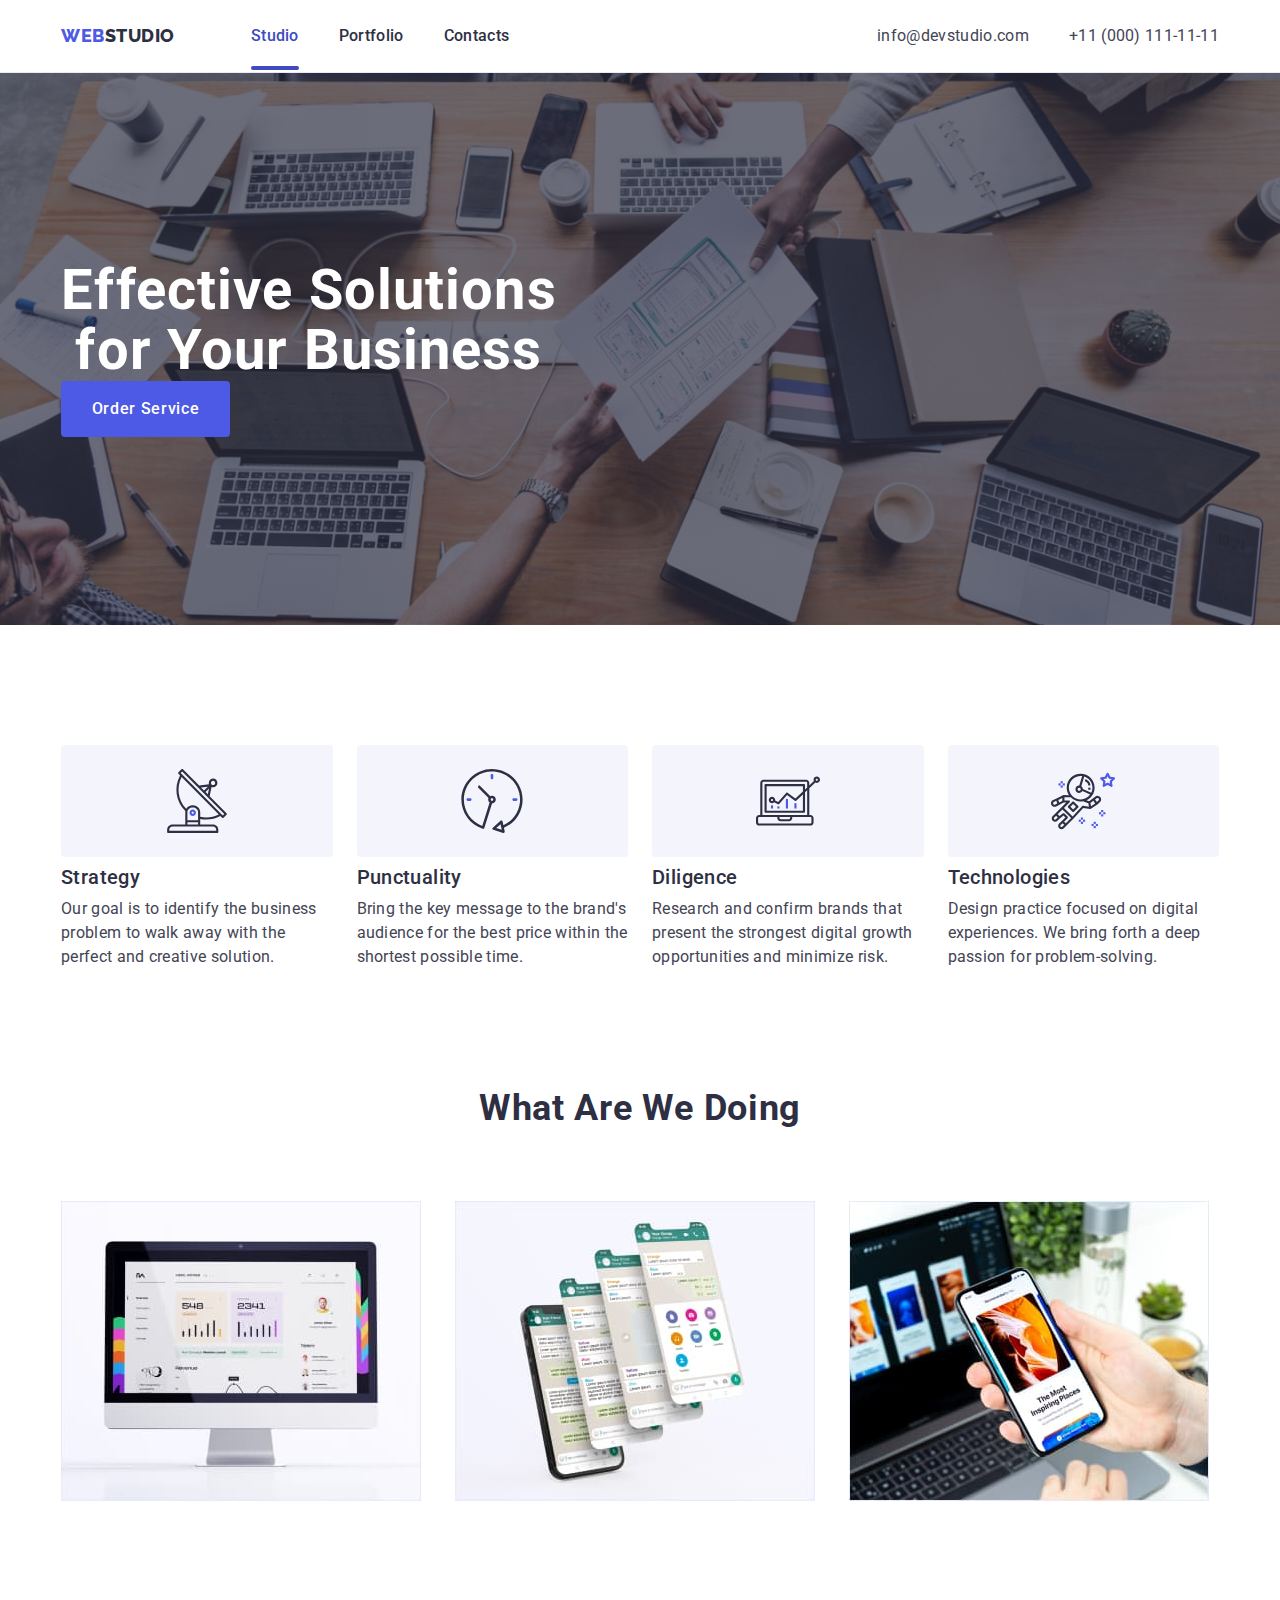
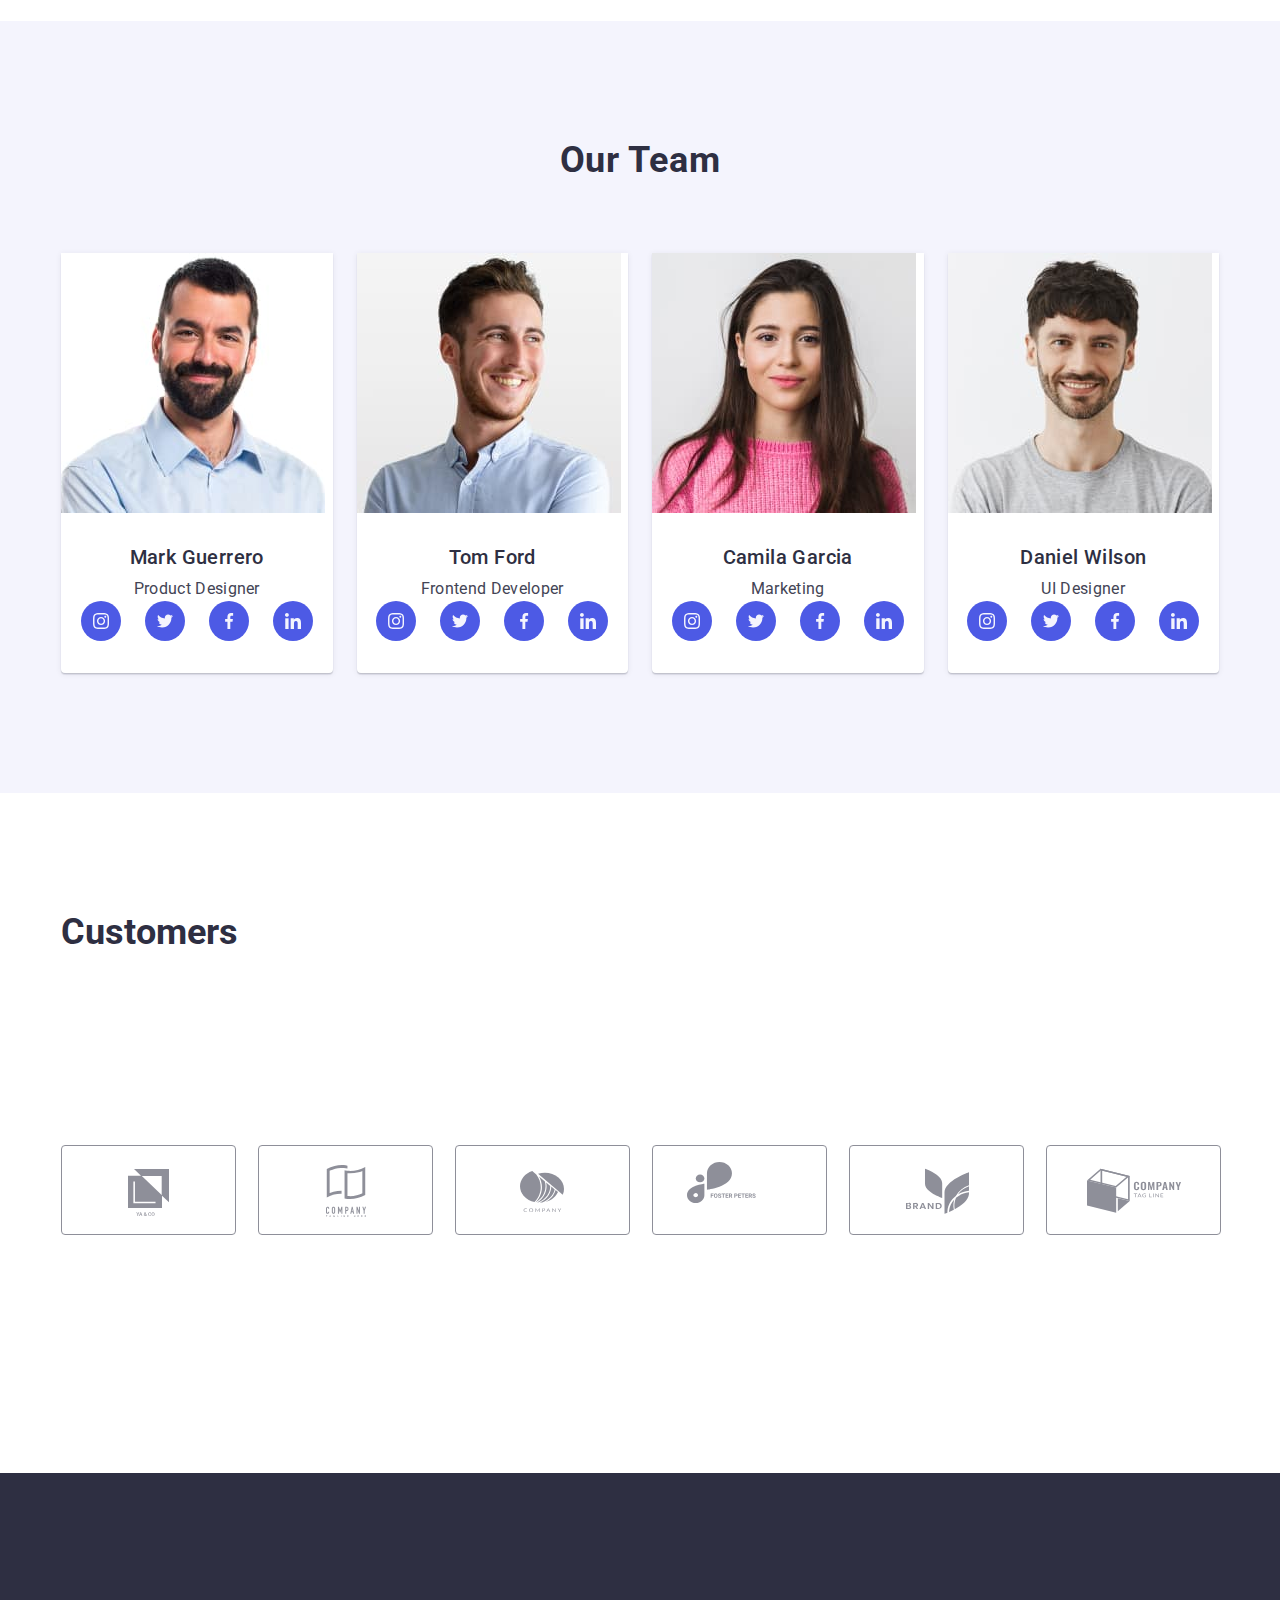
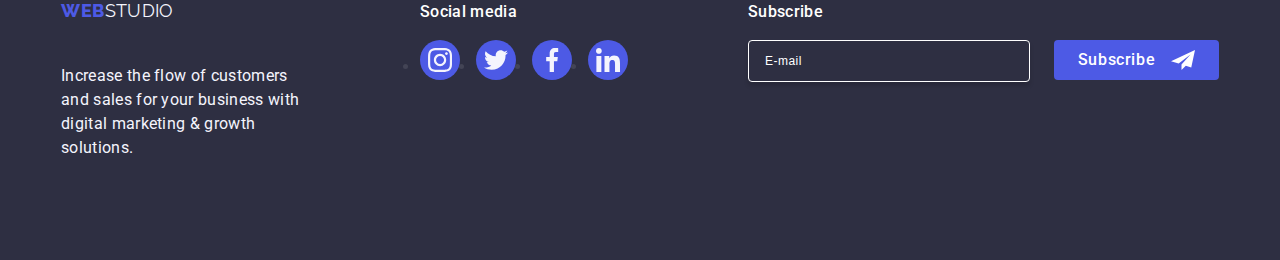
<file: index.html>
<!DOCTYPE html>
<html lang="en">
  <head>
    <meta charset="UTF-8" />
    <meta name="viewport" content="width=device-width, initial-scale=1.0" />

    <!-- Page Title -->
    <title>Studio</title>

    <!-- Google Fonts -->
    <link rel="preconnect" href="https://fonts.googleapis.com" />
    <link rel="preconnect" href="https://fonts.gstatic.com" crossorigin />
    <link
      href="https://fonts.googleapis.com/css2?family=Raleway:wght@800&family=Roboto:wght@400;500;700;900&display=swap"
      rel="stylesheet"
    />

    <!-- Style Normalization -->
    <link
      rel="stylesheet"
      href="https://cdnjs.cloudflare.com/ajax/libs/modern-normalize/2.0.0/modern-normalize.min.css"
      integrity="sha512-4xo8blKMVCiXpTaLzQSLSw3KFOVPWhm/TRtuPVc4WG6kUgjH6J03IBuG7JZPkcWMxJ5huwaBpOpnwYElP/m6wg=="
      crossorigin="anonymous"
      referrerpolicy="no-referrer"
    />

    <!-- External CSS -->
    <link rel="stylesheet" href="./css/styles.css" />
  </head>

  <body>
    <!-- Header -->
    <header class="header">
      <!-- Navigation -->
      <div class="main-header container">
        <nav class="nav">
          <a class="logo link" href="./index.html"
            >Web<span class="header-logo-text">Studio</span></a
          >

          <!-- Menus -->
          <ul class="list">
            <li class="list-item">
              <a class="active menu link" href="./index.html">Studio</a>
            </li>
            <li class="list-item">
              <a class="menu link" href="./portfolio.html">Portfolio</a>
            </li>
            <li class="list-item">
              <a class="menu link" href="">Contacts</a>
            </li>
          </ul>
        </nav>

        <!-- Contacts -->
        <address class="address">
          <ul class="address list">
            <li class="address-list-item">
              <a class="address link" href="mailto:info@devstudio.com"
                >info@devstudio.com</a
              >
            </li>
            <li class="address-list-item">
              <a class="address link" href="tel:+110001111111"
                >+11 (000) 111-11-11</a
              >
            </li>
          </ul>
        </address>
      </div>
    </header>

    <!-- Main -->
    <main>
      <!-- First Section -->
      <section class="title">
        <div class="container">
          <h1 class="title-hero">Effective Solutions for Your Business</h1>
          <button class="title-button" type="button" data-modal-open>
            Order Service
          </button>
        </div>
      </section>

      <!-- Second Section - Features -->

      <section class="features">
        <div class="container">
          <h2 class="visually-hidden">Features</h2>
          <ul class="list">
            <li class="features-list-item">
              <div class="features-icon-container">
                <svg xmlns="http://www.w3.org/2000/svg" width="64" height="64">
                  <use href="./images/icons.svg#strategy"></use>
                </svg>
              </div>
              <h3 class="features-subtitle">Strategy</h3>
              <p class="features-text">
                Our goal is to identify the business problem to walk away with
                the perfect and creative solution.
              </p>
            </li>
            <li class="features-list-item">
              <div class="features-icon-container">
                <svg xmlns="http://www.w3.org/2000/svg" width="64" height="64">
                  <use href="./images/icons.svg#punctuality"></use>
                </svg>
              </div>
              <h3 class="features-subtitle">Punctuality</h3>
              <p class="features-text">
                Bring the key message to the brand's audience for the best price
                within the shortest possible time.
              </p>
            </li>
            <li class="features-list-item">
              <div class="features-icon-container">
                <svg xmlns="http://www.w3.org/2000/svg" width="64" height="64">
                  <use href="./images/icons.svg#diligence"></use>
                </svg>
              </div>
              <h3 class="features-subtitle">Diligence</h3>
              <p class="features-text">
                Research and confirm brands that present the strongest digital
                growth opportunities and minimize risk.
              </p>
            </li>
            <li class="features-list-item">
              <div class="features-icon-container">
                <svg xmlns="http://www.w3.org/2000/svg" width="64" height="64">
                  <use href="./images/icons.svg#technologies"></use>
                </svg>
              </div>
              <h3 class="features-subtitle">Technologies</h3>
              <p class="features-text">
                Design practice focused on digital experiences. We bring forth a
                deep passion for problem-solving.
              </p>
            </li>
          </ul>
        </div>
      </section>

      <!-- Third Section - First Header -->
      <section class="task">
        <div class="container">
          <h2 class="task-header">What are we doing</h2>
          <ul class="list">
            <li class="task-list-item">
              <img
                class="image"
                src="./images/image-01.jpg"
                alt="Monitor"
                width="360"
              />
            </li>
            <li class="task-list-item">
              <img
                class="image"
                src="./images/image-02.jpg"
                alt="Report"
                width="360"
              />
            </li>
            <li class="task-list-item">
              <img
                class="image"
                src="./images/image-03.jpg"
                alt="Research"
                width="360"
              />
            </li>
          </ul>
        </div>
      </section>

      <!-- Fourth Section - Second Header -->
      <section class="team">
        <div class="container">
          <h2 class="team-header">Our Team</h2>
          <ul class="list">
            <li class="team-list-item">
              <img
                class="image"
                src="./images/team-card-01.jpg"
                alt="Product Designer"
                width="264"
              />
              <div class="container-employee">
                <h3 class="team-subheader">Mark Guerrero</h3>
                <p class="team-text">Product Designer</p>
                <ul class="list socmed-icon">
                  <li class="socmed-items">
                    <a href="" class="socmed-link">
                      <svg
                        class="socmed-icon"
                        xmlns="http://www.w3.org/2000/svg"
                        width="16"
                        height="16"
                      >
                        <use href="./images/icons.svg#instagram"></use>
                      </svg>
                    </a>
                  </li>
                  <li class="socmed-items">
                    <a href="" class="socmed-link">
                      <svg
                        class="socmed-icon"
                        xmlns="http://www.w3.org/2000/svg"
                        width="16"
                        height="16"
                      >
                        <use href="./images/icons.svg#twitter"></use>
                      </svg>
                    </a>
                  </li>
                  <li class="socmed-items">
                    <a href="" class="socmed-link">
                      <svg
                        class="socmed-icon"
                        xmlns="http://www.w3.org/2000/svg"
                        width="16"
                        height="16"
                      >
                        <use href="./images/icons.svg#facebook"></use>
                      </svg>
                    </a>
                  </li>
                  <li class="socmed-items">
                    <a href="" class="socmed-link">
                      <svg
                        class="socmed-icon"
                        xmlns="http://www.w3.org/2000/svg"
                        width="16"
                        height="16"
                      >
                        <use href="./images/icons.svg#linkedin"></use>
                      </svg>
                    </a>
                  </li>
                </ul>
              </div>
            </li>
            <li class="team-list-item">
              <img
                class="image"
                src="./images/team-card-02.jpg"
                alt="Frontend Developer"
                width="264"
              />
              <div class="container-employee">
                <h3 class="team-subheader">Tom Ford</h3>
                <p class="team-text">Frontend Developer</p>
                <ul class="list socmed-icon">
                  <li class="socmed-items">
                    <a href="" class="socmed-link">
                      <svg
                        class="socmed-icon"
                        xmlns="http://www.w3.org/2000/svg"
                        width="16"
                        height="16"
                      >
                        <use href="./images/icons.svg#instagram"></use>
                      </svg>
                    </a>
                  </li>
                  <li class="socmed-items">
                    <a href="" class="socmed-link">
                      <svg
                        class="socmed-icon"
                        xmlns="http://www.w3.org/2000/svg"
                        width="16"
                        height="16"
                      >
                        <use href="./images/icons.svg#twitter"></use>
                      </svg>
                    </a>
                  </li>
                  <li class="socmed-items">
                    <a href="" class="socmed-link">
                      <svg
                        class="socmed-icon"
                        xmlns="http://www.w3.org/2000/svg"
                        width="16"
                        height="16"
                      >
                        <use href="./images/icons.svg#facebook"></use>
                      </svg>
                    </a>
                  </li>
                  <li class="socmed-items">
                    <a href="" class="socmed-link">
                      <svg
                        class="socmed-icon"
                        xmlns="http://www.w3.org/2000/svg"
                        width="16"
                        height="16"
                      >
                        <use href="./images/icons.svg#linkedin"></use>
                      </svg>
                    </a>
                  </li>
                </ul>
              </div>
            </li>
            <li class="team-list-item">
              <img
                class="image"
                src="./images/team-card-03.jpg"
                alt="Marketing"
                width="264"
              />
              <div class="container-employee">
                <h3 class="team-subheader">Camila Garcia</h3>
                <p class="team-text">Marketing</p>
                <ul class="list socmed-icon">
                  <li class="socmed-items">
                    <a href="" class="socmed-link">
                      <svg
                        class="socmed-icon"
                        xmlns="http://www.w3.org/2000/svg"
                        width="16"
                        height="16"
                      >
                        <use href="./images/icons.svg#instagram"></use>
                      </svg>
                    </a>
                  </li>
                  <li class="socmed-items">
                    <a href="" class="socmed-link">
                      <svg
                        class="socmed-icon"
                        xmlns="http://www.w3.org/2000/svg"
                        width="16"
                        height="16"
                      >
                        <use href="./images/icons.svg#twitter"></use>
                      </svg>
                    </a>
                  </li>
                  <li class="socmed-items">
                    <a href="" class="socmed-link">
                      <svg
                        class="socmed-icon"
                        xmlns="http://www.w3.org/2000/svg"
                        width="16"
                        height="16"
                      >
                        <use href="./images/icons.svg#facebook"></use>
                      </svg>
                    </a>
                  </li>
                  <li class="socmed-items">
                    <a href="" class="socmed-link">
                      <svg
                        class="socmed-icon"
                        xmlns="http://www.w3.org/2000/svg"
                        width="16"
                        height="16"
                      >
                        <use href="./images/icons.svg#linkedin"></use>
                      </svg>
                    </a>
                  </li>
                </ul>
              </div>
            </li>
            <li class="team-list-item">
              <img
                class="image"
                src="./images/team-card-04.jpg"
                alt="UI Designer"
                width="264"
              />
              <div class="container-employee">
                <h3 class="team-subheader">Daniel Wilson</h3>
                <p class="team-text">UI Designer</p>
                <ul class="list socmed-icon">
                  <li class="socmed-items">
                    <a href="" class="socmed-link">
                      <svg
                        class="socmed-icon"
                        xmlns="http://www.w3.org/2000/svg"
                        width="16"
                        height="16"
                      >
                        <use href="./images/icons.svg#instagram"></use>
                      </svg>
                    </a>
                  </li>
                  <li class="socmed-items">
                    <a href="" class="socmed-link">
                      <svg
                        class="socmed-icon"
                        xmlns="http://www.w3.org/2000/svg"
                        width="16"
                        height="16"
                      >
                        <use href="./images/icons.svg#twitter"></use>
                      </svg>
                    </a>
                  </li>
                  <li class="socmed-items">
                    <a href="" class="socmed-link">
                      <svg
                        class="socmed-icon"
                        xmlns="http://www.w3.org/2000/svg"
                        width="16"
                        height="16"
                      >
                        <use href="./images/icons.svg#facebook"></use>
                      </svg>
                    </a>
                  </li>
                  <li class="socmed-items">
                    <a href="" class="socmed-link">
                      <svg
                        class="socmed-icon"
                        xmlns="http://www.w3.org/2000/svg"
                        width="16"
                        height="16"
                      >
                        <use href="./images/icons.svg#linkedin"></use>
                      </svg>
                    </a>
                  </li>
                </ul>
              </div>
            </li>
          </ul>
        </div>
      </section>

      <!-- Fifth Section -->
      <section class="customer">
        <div class="container">
          <h2 class="customer-header">Customers</h2>
          <ul class="customer list">
            <!-- Client 1 -->
            <li class="customer-list-item">
              <a href="" class="customer-link">
                <svg
                  xmlns="http://www.w3.org/2000/svg"
                  width="104"
                  height="56"
                  class="customer-icon"
                >
                  <use href="./images/icons.svg#client1"></use>
                </svg>
              </a>
            </li>

            <!-- Client 2 -->
            <li class="customer-list-item">
              <a href="" class="customer-link">
                <svg
                  xmlns="http://www.w3.org/2000/svg"
                  width="104"
                  height="56"
                  class="customer-icon"
                >
                  <use href="./images/icons.svg#client2"></use>
                </svg>
              </a>
            </li>

            <!-- Client 3 -->
            <li class="customer-list-item">
              <a href="" class="customer-link">
                <svg
                  xmlns="http://www.w3.org/2000/svg"
                  width="104"
                  height="56"
                  class="customer-icon"
                >
                  <use href="./images/icons.svg#client3"></use>
                </svg>
              </a>
            </li>

            <!-- Client 4 -->
            <li class="customer-list-item">
              <a href="" class="customer-link">
                <svg
                  xmlns="http://www.w3.org/2000/svg"
                  width="104"
                  height="56"
                  class="customer-icon"
                >
                  <use href="./images/icons.svg#client4"></use>
                </svg>
              </a>
            </li>

            <!-- Client 5 -->
            <li class="customer-list-item">
              <a href="" class="customer-link">
                <svg
                  xmlns="http://www.w3.org/2000/svg"
                  width="104"
                  height="56"
                  class="customer-icon"
                >
                  <use href="./images/icons.svg#client5"></use>
                </svg>
              </a>
            </li>

            <!-- Client 6 -->
            <li class="customer-list-item">
              <a href="" class="customer-link">
                <svg
                  xmlns="http://www.w3.org/2000/svg"
                  width="104"
                  height="56"
                  class="customer-icon"
                >
                  <use href="./images/icons.svg#client6"></use>
                </svg>
              </a>
            </li>
          </ul>
        </div>
      </section>
    </main>

    <!-- Footer -->
    <footer class="footer">
      <div class="container footer-container">
        <div class="wrapper">
          <a class="logo link" href="./index.html"
            >Web<span class="footer-logo">Studio</span></a
          >
          <p class="footer-text">
            Increase the flow of customers and sales for your business with
            digital marketing & growth solutions.
          </p>
        </div>

        <!-- Footer Social Media Icons -->
        <div class="wrapper">
          <p class="footer-socmed-title">Social media</p>
          <ul class="footer-socmed-list">
            <!-- Footer - Instagram -->
            <li class="footer-socmed-item">
              <a href="" class="footer-socmed-link">
                <svg
                  class="footer-socmed-svg"
                  xmlns="http://www.w3.org/2000/svg"
                  width="24"
                  height="24"
                >
                  <use href="./images/icons.svg#footer-instagram"></use>
                </svg>
              </a>
            </li>

            <!-- Footer - Twitter -->
            <li class="footer-socmed-item">
              <a href="" class="footer-socmed-link">
                <svg
                  class="footer-socmed-svg"
                  xmlns="http://www.w3.org/2000/svg"
                  width="24"
                  height="24"
                >
                  <use href="./images/icons.svg#footer-twitter"></use>
                </svg>
              </a>
            </li>

            <!-- Footer - Facebook -->
            <li class="footer-socmed-item">
              <a href="" class="footer-socmed-link">
                <svg
                  class="footer-socmed-svg"
                  xmlns="http://www.w3.org/2000/svg"
                  width="24"
                  height="24"
                >
                  <use href="./images/icons.svg#footer-facebook"></use>
                </svg>
              </a>
            </li>

            <!-- Footer - LinkedIn -->
            <li class="footer-socmed-item">
              <a href="" class="footer-socmed-link">
                <svg
                  class="footer-socmed-svg"
                  xmlns="http://www.w3.org/2000/svg"
                  width="24"
                  height="24"
                >
                  <use href="./images/icons.svg#footer-linkedin"></use>
                </svg>
              </a>
            </li>
          </ul>
        </div>

        <!-- Subscribe Button -->
        <div class="subscribe">
          <p class="subscribe-text">Subscribe</p>
          <form class="subscribe-form">
            <label class="subscribe-form-label">
              <input
                name="email"
                type="email"
                placeholder="E-mail"
                class="subscribe-form-input"
              />
            </label>
            <button type="submit" class="subscribe-button">
              Subscribe
              <svg
                xmlns="http://www.w3.org/2000/svg"
                width="24"
                height="24"
                class="subscribe-icon"
              >
                <use href="./images/icons.svg#subscribe-icon"></use>
              </svg>
            </button>
          </form>
        </div>
      </div>
    </footer>

    <div class="order-modal is-hidden" data-modal>
      <div class="modal-window">
        <button type="button" class="modal-button-close" data-modal-close>
          <svg
            class="modal-button-close-icon"
            xmlns="http://www.w3.org/2000/svg"
            width="8"
            height="8"
          >
            <use href="./images/icons.svg#modal-close"></use>
          </svg>
        </button>
        <!-- HW #6 -->
        <p class="modal-text">Leave your contacts and we will call you back</p>
        <form>
          <!-- Form - Name Input -->
          <div class="modal-form">
            <label class="modal-label" for="user-name">Name</label>
            <div class="modal-input">
              <input
                class="modal-user-input"
                id="user-name"
                name="user-name"
                type="text"
              />
              <svg
                class="modal-icon"
                xmlns="http://www.w3.org/2000/svg"
                width="18"
                height="24"
              >
                <use href="./images/icons.svg#person-icon"></use>
              </svg>
            </div>
          </div>

          <!-- Form - Phone Input -->
          <div class="modal-form">
            <label class="modal-label" for="user-phone">Phone</label>
            <div class="modal-input">
              <input
                class="modal-user-input"
                id="user-phone"
                name="user-phone"
                type="tel"
              />
              <svg
                class="modal-icon"
                xmlns="http://www.w3.org/2000/svg"
                width="18"
                height="24"
              >
                <use href="./images/icons.svg#phone-icon"></use>
              </svg>
            </div>
          </div>

          <!-- Form - Email Input -->
          <div class="modal-form">
            <label class="modal-label" for="user-email">Email</label>
            <div class="modal-input">
              <input
                id="user-email"
                name="user-email"
                type="email"
                class="modal-user-input"
              />
              <svg
                class="modal-icon"
                width="18"
                height="24"
                xmlns="http://www.w3.org/2000/svg"
              >
                <use href="./images/icons.svg#email-icon"></use>
              </svg>
            </div>
          </div>

          <!-- Form - Comment -->
          <div class="modal-form-comment">
            <label class="modal-label" for="user-comment">Comment</label>
            <textarea
              class="modal-form-textarea"
              id="user-comment"
              name="user-comment"
              placeholder="Text input"
            ></textarea>
          </div>

          <!-- Form - Check Box -->
          <div class="form-checkbox">
            <input
              class="checkbox-agreement visually-hidden"
              id="user-privacy"
              name="user-privacy"
              type="checkbox"
              value="true"
            />
            <label class="checkbox-agreement-label" for="user-privacy">
              <span class="privacy-text">
                <svg
                  class="form-checkbox-icon"
                  xmlns="http://www.w3.org/2000/svg"
                  width="10"
                  height="8"
                >
                  <use href="./images/icons.svg#checkbox"></use></svg></span
              >I accept the terms and conditions of the
              <a class="privacy-policy-link" rel="stylesheet" href="#"
                >Privacy Policy</a
              ></label
            >
          </div>

          <!-- Form - Send Button -->
          <button class="modal-send-button" type="submit">Send</button>
        </form>
      </div>
    </div>

    <!-- Modal JS -->
    <script src="./js/modal.js"></script>
  </body>
</html>
</file>
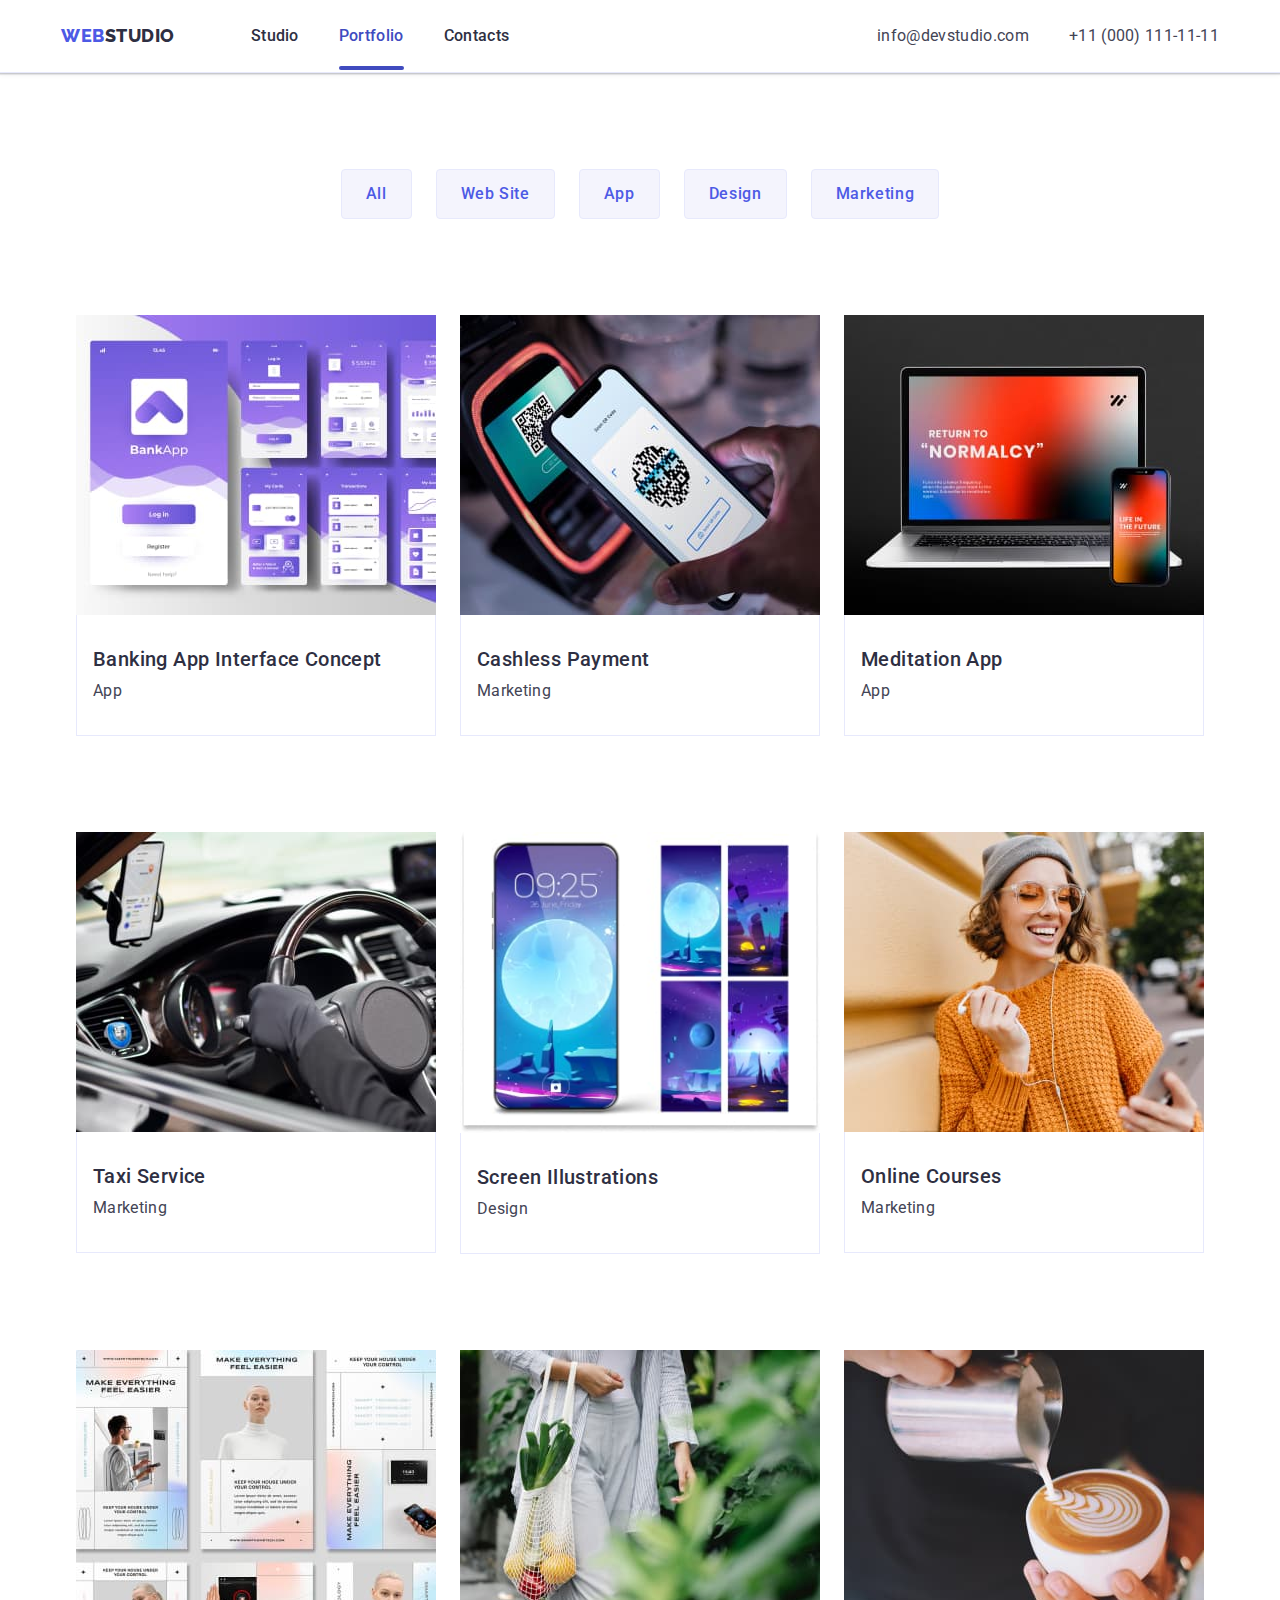
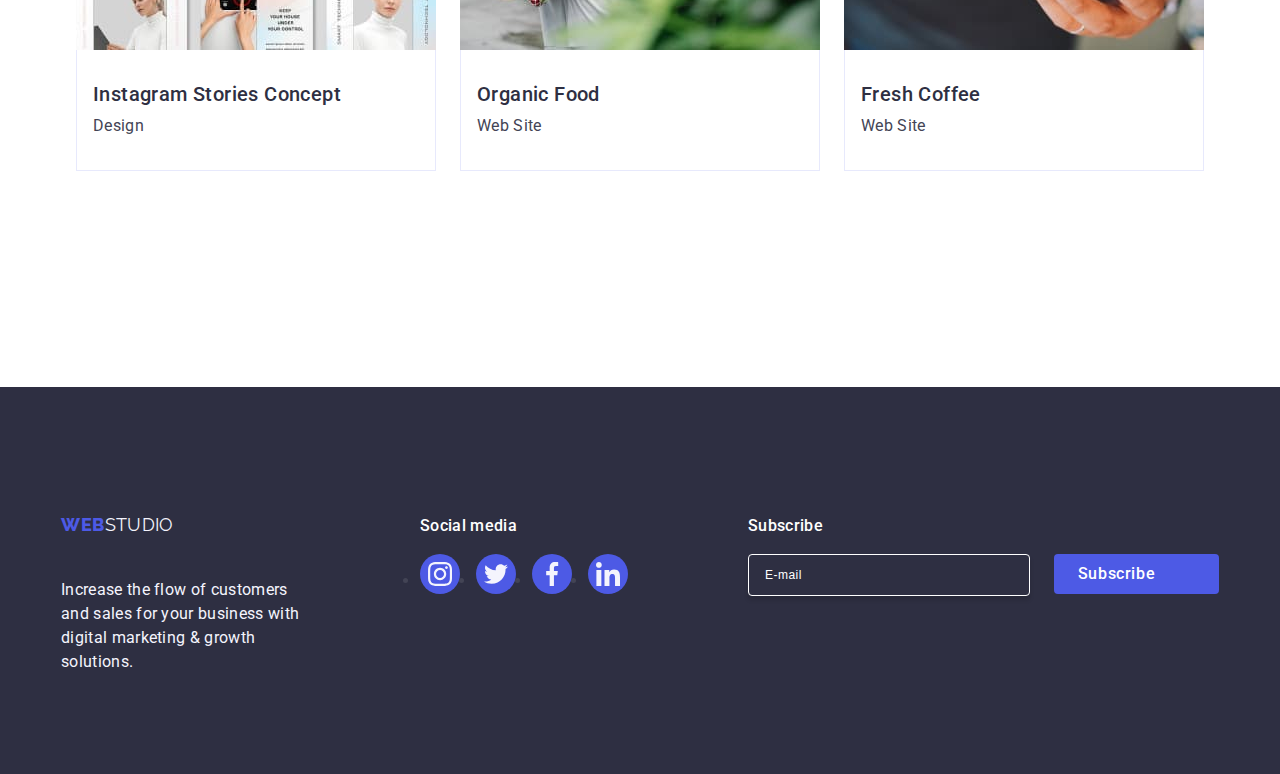
<file: portfolio.html>
<!DOCTYPE html>
<html lang="en">
  <head>
    <meta charset="UTF-8" />
    <meta name="viewport" content="width=device-width, initial-scale=1.0" />

    <!-- Page Title -->
    <title>Portfolio</title>

    <!-- Google Fonts -->
    <link rel="preconnect" href="https://fonts.googleapis.com" />
    <link rel="preconnect" href="https://fonts.gstatic.com" crossorigin />
    <link
      href="https://fonts.googleapis.com/css2?family=Raleway:wght@800&family=Roboto:wght@400;500;700;900&display=swap"
      rel="stylesheet"
    />

    <!-- Style Normalization -->
    <link
      rel="stylesheet"
      href="https://cdnjs.cloudflare.com/ajax/libs/modern-normalize/2.0.0/modern-normalize.min.css"
      integrity="sha512-4xo8blKMVCiXpTaLzQSLSw3KFOVPWhm/TRtuPVc4WG6kUgjH6J03IBuG7JZPkcWMxJ5huwaBpOpnwYElP/m6wg=="
      crossorigin="anonymous"
      referrerpolicy="no-referrer"
    />

    <!-- External CSS -->
    <link rel="stylesheet" href="./css/styles.css" />
  </head>

  <body>
    <!-- Header -->
    <header class="header">
      <!-- Navigation -->
      <div class="main-header container">
        <nav class="nav">
          <a class="logo link" href="./index.html"
            >Web<span class="header-logo-text">Studio</span></a
          >

          <!-- Menus -->
          <ul class="list">
            <li class="list-item">
              <a class="menu link" href="./index.html">Studio</a>
            </li>
            <li class="list-item">
              <a class="active menu link" href="./portfolio.html">Portfolio</a>
            </li>
            <li class="list-item">
              <a class="menu link" href="">Contacts</a>
            </li>
          </ul>
        </nav>

        <!-- Contacts -->
        <address class="address">
          <ul class="address list">
            <li class="address-list-item">
              <a class="address link" href="mailto:info@devstudio.com"
                >info@devstudio.com</a
              >
            </li>
            <li class="address-list-item">
              <a class="address link" href="tel:+110001111111"
                >+11 (000) 111-11-11</a
              >
            </li>
          </ul>
        </address>
      </div>
    </header>

    <!-- Main - Buttons -->
    <main class="main">
      <section class="btn">
        <div class="container">
          <h1 class="visually-hidden">Projects</h1>

          <ul class="list">
            <li class="btn-list-item">
              <button type="button" class="btn-text">All</button>
            </li>
            <li class="btn-list-item">
              <button type="button" class="btn-text">Web Site</button>
            </li>
            <li class="btn-list-item">
              <button type="button" class="btn-text">App</button>
            </li>
            <li class="btn-list-item">
              <button type="button" class="btn-text">Design</button>
            </li>
            <li class="btn-list-item">
              <button type="button" class="btn-text">Marketing</button>
            </li>
          </ul>

          <!-- Projects -->
          <ul class="project list">
            <li class="project-list-item">
              <a class="project link" href="">
                <div class="project-img">
                  <img
                    class="image"
                    src="./images/projcard-01.jpg"
                    alt="Banking App"
                    width="360"
                  />
                  <p class="project-img-desc">
                    14 Stylish and User-Friendly App Design Concepts · Task
                    Manager App · Calorie Tracker App · Exotic Fruit Ecommerce
                    App · Cloud Storage App
                  </p>
                </div>
                <div class="container-application">
                  <h2 class="project-header">Banking App Interface Concept</h2>
                  <p class="project-text">App</p>
                </div>
              </a>
            </li>
            <li class="project-list-item">
              <a class="project link" href="">
                <div class="project-img">
                  <img
                    class="image"
                    src="./images/projcard-02.jpg"
                    alt="Cashless Payment"
                    width="360"
                  />
                  <p class="project-img-desc">
                    14 Stylish and User-Friendly App Design Concepts · Task
                    Manager App · Calorie Tracker App · Exotic Fruit Ecommerce
                    App · Cloud Storage App
                  </p>
                </div>
                <div class="container-application">
                  <h2 class="project-header">Cashless Payment</h2>
                  <p class="project-text">Marketing</p>
                </div>
              </a>
            </li>
            <li class="project-list-item">
              <a class="project link" href="">
                <div class="project-img">
                  <img
                    class="image"
                    src="./images/projcard-03.jpg"
                    alt="Meditation App"
                    width="360"
                  />
                  <p class="project-img-desc">
                    14 Stylish and User-Friendly App Design Concepts · Task
                    Manager App · Calorie Tracker App · Exotic Fruit Ecommerce
                    App · Cloud Storage App
                  </p>
                </div>
                <div class="container-application">
                  <h2 class="project-header">Meditation App</h2>
                  <p class="project-text">App</p>
                </div>
              </a>
            </li>
            <li class="project-list-item">
              <a class="project link" href="">
                <div class="project-img">
                  <img
                    class="image"
                    src="./images/projcard-04.jpg"
                    alt="Taxi Service"
                    width="360"
                  />
                  <p class="project-img-desc">
                    14 Stylish and User-Friendly App Design Concepts · Task
                    Manager App · Calorie Tracker App · Exotic Fruit Ecommerce
                    App · Cloud Storage App
                  </p>
                </div>
                <div class="container-application">
                  <h2 class="project-header">Taxi Service</h2>
                  <p class="project-text">Marketing</p>
                </div>
              </a>
            </li>
            <li class="project-list-item">
              <a class="project link" href="">
                <div class="project-img">
                  <img
                    class="image"
                    src="./images/projcard-05.jpg"
                    alt="Screen Illustrations"
                    width="360"
                  />
                  <p class="project-img-desc">
                    14 Stylish and User-Friendly App Design Concepts · Task
                    Manager App · Calorie Tracker App · Exotic Fruit Ecommerce
                    App · Cloud Storage App
                  </p>
                </div>
                <div class="container-application">
                  <h2 class="project-header">Screen Illustrations</h2>
                  <p class="project-text">Design</p>
                </div>
              </a>
            </li>
            <li class="project-list-item">
              <a class="project link" href="">
                <div class="project-img">
                  <img
                    class="image"
                    src="./images/projcard-06.jpg"
                    alt="Online Courses"
                    width="360"
                  />
                  <p class="project-img-desc">
                    14 Stylish and User-Friendly App Design Concepts · Task
                    Manager App · Calorie Tracker App · Exotic Fruit Ecommerce
                    App · Cloud Storage App
                  </p>
                </div>
                <div class="container-application">
                  <h2 class="project-header">Online Courses</h2>
                  <p class="project-text">Marketing</p>
                </div>
              </a>
            </li>
            <li class="project-list-item">
              <a class="project link" href="">
                <div class="project-img">
                  <img
                    class="image"
                    src="./images/projcard-07.jpg"
                    alt="Instagram Stories"
                    width="360"
                  />
                  <p class="project-img-desc">
                    14 Stylish and User-Friendly App Design Concepts · Task
                    Manager App · Calorie Tracker App · Exotic Fruit Ecommerce
                    App · Cloud Storage App
                  </p>
                </div>
                <div class="container-application">
                  <h2 class="project-header">Instagram Stories Concept</h2>
                  <p class="project-text">Design</p>
                </div>
              </a>
            </li>
            <li class="project-list-item">
              <a class="project link" href="">
                <div class="project-img">
                  <img
                    class="image"
                    src="./images/projcard-08.jpg"
                    alt="Organic Food"
                    width="360"
                  />
                  <p class="project-img-desc">
                    14 Stylish and User-Friendly App Design Concepts · Task
                    Manager App · Calorie Tracker App · Exotic Fruit Ecommerce
                    App · Cloud Storage App
                  </p>
                </div>
                <div class="container-application">
                  <h2 class="project-header">Organic Food</h2>
                  <p class="project-text">Web Site</p>
                </div>
              </a>
            </li>
            <li class="project-list-item">
              <a class="project link" href="">
                <div class="project-img">
                  <img
                    class="image"
                    src="./images/projcard-09.jpg"
                    alt="Fresh Coffee"
                    width="360"
                  />
                  <p class="project-img-desc">
                    14 Stylish and User-Friendly App Design Concepts · Task
                    Manager App · Calorie Tracker App · Exotic Fruit Ecommerce
                    App · Cloud Storage App
                  </p>
                </div>
                <div class="container-application">
                  <h2 class="project-header">Fresh Coffee</h2>
                  <p class="project-text">Web Site</p>
                </div>
              </a>
            </li>
          </ul>
        </div>
      </section>
    </main>

    <!-- Footer -->
    <footer class="footer">
      <div class="container footer-container">
        <div class="wrapper">
          <a class="logo link" href="./index.html"
            >Web<span class="footer-logo">Studio</span></a
          >
          <p class="footer-text">
            Increase the flow of customers and sales for your business with
            digital marketing & growth solutions.
          </p>
        </div>

        <!-- Footer Social Media Icons -->
        <div class="wrapper">
          <p class="footer-socmed-title">Social media</p>
          <ul class="footer-socmed-list">
            <!-- Footer - Instagram -->
            <li class="footer-socmed-item">
              <a href="" class="footer-socmed-link">
                <svg
                  class="footer-socmed-svg"
                  xmlns="http://www.w3.org/2000/svg"
                  width="24"
                  height="24"
                >
                  <use href="./images/icons.svg#footer-instagram"></use>
                </svg>
              </a>
            </li>

            <!-- Footer - Twitter -->
            <li class="footer-socmed-item">
              <a href="" class="footer-socmed-link">
                <svg
                  class="footer-socmed-svg"
                  xmlns="http://www.w3.org/2000/svg"
                  width="24"
                  height="24"
                >
                  <use href="./images/icons.svg#footer-twitter"></use>
                </svg>
              </a>
            </li>

            <!-- Footer - Facebook -->
            <li class="footer-socmed-item">
              <a href="" class="footer-socmed-link">
                <svg
                  class="footer-socmed-svg"
                  xmlns="http://www.w3.org/2000/svg"
                  width="24"
                  height="24"
                >
                  <use href="./images/icons.svg#footer-facebook"></use>
                </svg>
              </a>
            </li>

            <!-- Footer - LinkedIn -->
            <li class="footer-socmed-item">
              <a href="" class="footer-socmed-link">
                <svg
                  class="footer-socmed-svg"
                  xmlns="http://www.w3.org/2000/svg"
                  width="24"
                  height="24"
                >
                  <use href="./images/icons.svg#footer-linkedin"></use>
                </svg>
              </a>
            </li>
          </ul>
        </div>

        <!-- Subscribe Button -->
        <div class="subscribe">
          <p class="subscribe-text">Subscribe</p>
          <form class="subscribe-form">
            <label class="subscribe-form-label">
              <input
                name="email"
                type="email"
                placeholder="E-mail"
                class="subscribe-form-input"
              />
            </label>
            <button type="submit" class="subscribe-button">
              Subscribe
              <svg width="24" height="24" class="subscribe-icon">
                <use href="./images/icons.svg#subscribe"></use>
              </svg>
            </button>
          </form>
        </div>
      </div>
    </footer>
  </body>
</html>
</file>
<file: css/styles.css>
* {
  margin: 0;
  padding: 0;
}
/* h1,
h2,
h3,
p,
ul {
  margin: 0;
  padding: 0;
} */

:root {
  --slate: #434455;
  --iris: #4d5ae5;
  --navyblue: #2e2f42;
  --white: #ffffff;
  --cloud: #f4f4fd;
  --cornflower: #e7e9fc;
  --cloud: #f4f4fd;
  --ocean: #404bbf;
  --light-slate: #8e8f99;
  --green: #31d0aa;
  --navy-blue-modal: rgba(46, 47, 66, 0.4);
  --dairy: #fcfcfc;
}

body {
  font-family: 'Roboto', sans-serif;
  color: var(--slate);
  font-size: 16px;
  background-color: var(--white);
}

/* Index Logo */
.logo {
  color: var(--iris);
  font-family: 'Raleway', sans-serif;
  font-size: 18px;
  font-weight: 800;
  line-height: 1.17;
  letter-spacing: 0.54px;
  text-transform: uppercase;
}

.link {
  text-decoration: none;
  padding: 24px 0;
}
.header-logo-text {
  color: var(--navyblue);
}

/* Index - Navigation */
.list-item > .menu {
  color: var(--navyblue);
  font-weight: 500;
  line-height: 150%;
  letter-spacing: 0.32px;
}

li > .link:hover,
li > .link:focus {
  color: var(--ocean);
}

/* HW #5 */
.active.link {
  color: var(--ocean);
  position: relative;
  transition: color 250ms cubic-bezier(0.4, 0, 0.2, 1);
}

.address-list-item > .link {
  transition: color 250ms cubic-bezier(0.4, 0, 0.2, 1);
}

.active::after {
  content: '';
  position: absolute;
  left: 0;
  bottom: -1px;
  height: 4px;
  background-color: var(--ocean);
  border-radius: 2px;
  width: 100%;
}

.address-list-item > .address {
  color: var(--slate);
  line-height: 150%;
  letter-spacing: 0.32px;
}

.address {
  font-style: normal;
}

.list,
.features-list-item,
.task-list-item,
.team-list-item,
.btn-list-item,
.project-list-item {
  list-style: none;
}

/* First Section - Index - Hero */
.title {
  background-color: var(--navyblue);
  padding: 188px 0;
  background-image: linear-gradient(
      rgba(46, 47, 66, 0.7),
      rgba(46, 47, 66, 0.7)
    ),
    url(/images/hero-background.jpg);
  max-width: 1440px;
  background-repeat: no-repeat;
  background-position: center;
  background-size: cover;
}

.title-hero {
  color: var(--white);
  text-align: center;
  font-size: 56px;
  font-weight: 700;
  line-height: 107.143%;
  letter-spacing: 1.12px;
  max-width: 496px;
}

.title-button {
  background-color: var(--iris);

  color: var(--white);
  font-weight: 500;
  line-height: 150%;
  letter-spacing: 0.04em;
  font-family: inherit;
  font-size: inherit;
  cursor: pointer;
  display: block;
  min-width: 169px;
  border: none;
  border-radius: 4px;
  height: 56px;

  /* HW #5 */
  transition: background-color 250ms cubic-bezier(0.4, 0, 0.2, 1);
}

.title-button:hover,
.title-button:focus {
  background-color: var(--ocean);
}

/* Index - Second Section - Features */
.features-subtitle {
  color: var(--navyblue);
  font-size: 20px;
  font-weight: 500;
  line-height: 120%;
  letter-spacing: 0.4px;
  margin-bottom: 8px;
}

.features-text {
  color: var(--slate);
  font-weight: 400;
  line-height: 150%;
  letter-spacing: 0.32px;
}

.features {
  padding: 120px 0;
}

.container .list {
  display: flex;
  gap: 24px;
}

.features-list-item,
.team-list-item {
  width: calc((100% - 72px) / 4);
}

.task-list-item {
  width: calc((100% - 48px) / 3);
}

.features-icon-container {
  display: flex;
  align-items: center;
  justify-content: center;
  height: 112px;
  background-color: var(--cloud);
  border-radius: 4px;
  margin-bottom: 8px;
}

/* Index - Third Section - What Are We Doing */
.task-header {
  color: var(--navyblue);
  text-align: center;
  font-size: 36px;
  font-weight: 700;
  line-height: 111.111%;
  letter-spacing: 0.72px;
  text-transform: capitalize;
  margin-bottom: 72px;
}

.task {
  padding-bottom: 120px;
}

/* Index - Fourth Section - Our Team */
.team-header {
  color: var(--navyblue);
  text-align: center;
  font-size: 36px;
  font-weight: 700;
  line-height: 111.111%;
  letter-spacing: 0.72px;
  text-transform: capitalize;
  margin-bottom: 72px;
}

.team-subheader {
  color: var(--navyblue);
  text-align: center;
  font-size: 20px;
  font-weight: 500;
  line-height: 120%;
  letter-spacing: 0.4px;
  margin-bottom: 8px;
}

.team-text {
  text-align: center;
  line-height: 150%;
  letter-spacing: 0.32px;
}

.team {
  background-color: var(--cloud);
  padding: 120px 0;
}

.team-list-item {
  background-color: var(--white);
  border-radius: 0px 0px 4px 4px;
  box-shadow: 0px 1px 6px rgba(46, 47, 66, 0.08),
    0px 1px 1px rgba(46, 47, 66, 0.16), 0px 2px 1px rgba(46, 47, 66, 0.08);
}

.container-employee {
  padding: 32px 0;
}

.socmed-icon {
  justify-content: center;
}

.socmed-items {
  width: 40px;
  height: 40px;
}

.socmed-link {
  width: 100%;
  height: 100%;
  background-color: var(--iris);
  border-radius: 50%;
  display: flex;
  align-items: center;
  justify-content: center;

  /* HW #5 */
  transition: background-color 250ms cubic-bezier(0.4, 0, 0.2, 1);
}

.socmed-link:hover,
.socmed-link:focus {
  background-color: var(--ocean);
}

.socmed-icon {
  fill: var(--cloud);
}

/* Fifth Section */
.customer {
  padding-top: 120px;
  padding-bottom: 120px;
}

.customer-header {
  font-size: 36px;
  line-height: 1.11;
  color: var(--navyblue);
  margin-bottom: 72px;
}

.customer-list-item {
  width: calc((100% - 120px) / 6);
  height: 88px;
}

.customer-link {
  width: 100%;
  height: 100%;
  border: 1px solid var(--light-slate);
  border-radius: 4px;
  display: flex;
  align-items: center;
  justify-content: center;
  color: var(--light-slate);

  /* HW #5 */
  transition: color 250ms cubic-bezier(0.4, 0, 0.2, 1),
    border-color 250ms cubic-bezier(0.4, 0, 0.2, 1);
}

.customer-link:hover {
  color: var(--ocean);
  border-color: var(--ocean);
}

.customer-link:focus {
  border-color: var(--ocean);
  color: var(--ocean);
}

.customer-icon {
  fill: currentColor;
}

/* Index - Footer */
.footer {
  background-color: var(--navyblue);
  padding: 100px 0;
}

.footer-logo {
  color: var(--cloud);
  font-weight: 400;
  line-height: 150%;
  letter-spacing: 0.32px;
}

.footer-text {
  color: var(--cloud);
  line-height: 150%;
  letter-spacing: 0.32px;
  max-width: 264px;
}

.footer .logo {
  display: inline-block;
  margin-bottom: 16px;
}

.footer > .container {
  display: flex;
  align-items: baseline;
}

.wrapper {
  margin-right: 120px;
}

.footer-socmed-title {
  font-weight: 500;
  font-size: 16px;
  line-height: 1.5;
  letter-spacing: 0.02em;
  color: var(--white);
  margin-bottom: 16px;
}

.footer-socmed-list {
  display: flex;
  gap: 16px;
}

.footer-socmed-item {
  width: 40px;
  height: 40px;
}

.footer-socmed-link {
  width: 100%;
  height: 100%;
  background-color: var(--iris);
  border-radius: 50%;
  display: flex;
  align-items: center;
  justify-content: center;

  /* HW #5 */
  transition: background-color 250ms cubic-bezier(0.4, 0, 0.2, 1);
}

.footer-socmed-link:hover,
.footer-socmed-link:focus {
  background-color: var(--green);
}

.footer-socmed-svg {
  fill: var(--cloud);
}

/* HW #6 */
.subscribe-text {
  margin-bottom: 16px;
  font-weight: 500;
  font-size: inherit;
  line-height: 1.5;
  letter-spacing: 0.02em;
  color: var(--white);
}

.subscribe-form {
  display: flex;
  gap: 24px;
}

.subscribe-form-input {
  width: 264px;
  height: 40px;
  border: 1px solid var(--white);
  background-color: transparent;
  font-size: 12px;
  line-height: 1.5;
  letter-spacing: 0.04em;
  padding-left: 16px;
  box-shadow: 0px 4px 4px 0px rgba(0, 0, 0, 0.15);
  border-radius: 4px;
  color: var(--white);
}

.subscribe-form-input::placeholder {
  color: var(--white);
}

.subscribe-button {
  min-width: 165px;
  height: 40px;
  display: flex;
  justify-content: center;
  align-items: center;
  font-family: inherit;
  font-size: 16px;
  font-weight: 500;
  line-height: 1.5;
  letter-spacing: 0.04em;
  color: var(--white);
  cursor: pointer;
  background-color: var(--iris);
  border: none;
  border-radius: 4px;
}

.subscribe-icon {
  margin-left: 16px;
}

.modal-form-textarea {
  transition: border-color 250ms cubic-bezier(0.4, 0, 0.2, 1);
}

/* Portfolio - Main Buttons  */
.btn-text {
  color: var(--iris);
  font-weight: 500;
  line-height: 150%;
  letter-spacing: 0.04em;
  background-color: var(--cloud);
  font-family: inherit;
  font-size: inherit;

  /* HW #5 */
  transition: color 250ms cubic-bezier(0.4, 0, 0.2, 1),
    background-color 250ms cubic-bezier(0.4, 0, 0.2, 1),
    border-color 250ms cubic-bezier(0.4, 0, 0.2, 1),
    box-shadow 250ms cubic-bezier(0.4, 0, 0.2, 1);
}

.btn-text:hover,
.btn-text:focus {
  color: var(--white);
  background-color: var(--ocean);
  border: 1px solid transparent;
  box-shadow: 0px 3px 1px rgba(0, 0, 0, 0.1), 0px 2px 1px rgba(0, 0, 0, 0.08),
    0px 2px 2px rgba(0, 0, 0, 0.12);
}

.btn-text {
  cursor: pointer;
  padding: 12px 24px;
  border: 1px solid var(--cornflower);
  border-radius: 4px;
}

.btn {
  padding: 96px 0 120px 0;
}

.btn .list {
  justify-content: center;
  margin-bottom: 72px;
}

/* Projects */
.project-header {
  font-weight: 500;
  font-size: 20px;
  line-height: 1.2;
  letter-spacing: 0.02em;
  color: var(--navyblue);
  margin-bottom: 8px;
}

.project-text {
  line-height: 1.5;
  letter-spacing: 0.02em;
  color: var(--slate);
}

.container-application {
  padding: 32px 16px;
  border: 1px solid var(--cornflower);
  border-top: none;
}

.project.list {
  flex-wrap: wrap;
  row-gap: 48px;
}

.visually-hidden {
  clip-path: inset(100%);
  clip: rect(0 0 0 0);
  overflow: hidden;
  position: absolute;
  width: 1px;
  height: 1px;
  margin: -1px;
  border: 0;
  padding: 0;
  white-space: nowrap;
}

.project.link {
  display: block;

  /* HW #5 */
  transition: box-shadow 250ms cubic-bezier(0.4, 0, 0.2, 1);
}

.project.link:hover,
.project.link:focus {
  box-shadow: 0px 1px 6px rgba(46, 47, 66, 0.08),
    0px 1px 1px rgba(46, 47, 66, 0.16), 0px 2px 1px rgba(46, 47, 66, 0.08);
}

/* HW #5 */
.project-img {
  position: relative;
  overflow: hidden;
}

.project-img-desc {
  position: absolute;
  top: 0;
  font-size: 16px;
  line-height: 1.5;
  letter-spacing: 0.02em;
  color: var(--cloud);
  padding: 40px 32px;
  background-color: var(--iris);
  height: 100%;
  width: 100%;
  transform: translateY(100%);
  transition: transform 250ms cubic-bezier(0.4, 0, 0.2, 1);
}

.project.link:hover .project-img-desc,
.project.link:focus .project-img-desc {
  transform: translateY(0%);
}

/* Modal */
.order-modal {
  position: fixed;
  top: 0;
  left: 0;
  width: 100%;
  height: 100%;
  background-color: var(--navy-blue-modal);
  transition: opacity 250ms cubic-bezier(0.4, 0, 0.2, 1),
    visibility 250ms cubic-bezier(0.4, 0, 0.2, 1);
}

.is-hidden {
  opacity: 0;
  visibility: hidden;
  pointer-events: none;
}

.modal-window {
  position: absolute;
  top: 50%;
  left: 50%;
  transform: translate(-50%, -50%) scale(1);
  width: 408px;
  min-height: 584px;
  background: var(--dairy);
  box-shadow: 0px 1px 1px rgba(0, 0, 0, 0.14), 0px 1px 3px rgba(0, 0, 0, 0.12),
    0px 2px 1px rgba(0, 0, 0, 0.2);
  border-radius: 4px;
  transition: transform 250ms cubic-bezier(0.4, 0, 0.2, 1);

  /* HW #6 */
  padding: 72px 24px 24px 24px;
}

.modal-button-close {
  position: absolute;
  top: 24px;
  right: 24px;
  width: 24px;
  height: 24px;
  border-radius: 50%;
  display: flex;
  align-items: center;
  justify-content: center;
  background-color: var(--cornflower);
  border: 1px solid rgba(0, 0, 0, 0.1);
  padding: 0;
  cursor: pointer;
  transition: background-color 250ms cubic-bezier(0.4, 0, 0.2, 1),
    border 250ms cubic-bezier(0.4, 0, 0.2, 1);
}

.modal-button-close:hover,
.modal-button-close:focus {
  background-color: var(--ocean);
  border: none;
}

.modal-button-close-icon {
  transition: fill 250ms cubic-bezier(0.4, 0, 0.2, 1);
}

.modal-button-close:hover,
.modal-button-close:focus {
  fill: var(--white);
}

/* HW #6 */
.modal-text {
  font-weight: 500;
  font-size: inherit;
  line-height: 1.5;
  text-align: center;
  letter-spacing: 0.02em;
  color: var(--navyblue);
  margin-bottom: 16px;
}

.modal-form {
  margin-bottom: 8px;
}

.modal-label {
  font-size: 12px;
  line-height: 1.17;
  letter-spacing: 0.04em;
  color: var(--light-slate);
  display: block;
  margin-bottom: 4px;
}

.modal-input {
  position: relative;
}

.modal-user-input {
  width: 100%;
  height: 40px;
  border: 1px solid rgba(46, 47, 66, 0.4);
  border-radius: 4px;
  background-color: transparent;
  padding-left: 38px;
  outline: transparent;
  transition: border-color 250ms cubic-bezier(0.4, 0, 0.2, 1);
}

.modal-user-input:focus {
  border-color: var(--iris);
}

.modal-user-input:focus + .modal-icon {
  fill: var(--iris);
}

.modal-icon {
  position: absolute;
  left: 16px;
  top: 50%;
  transform: translateY(-50%);
  transition: fill 250ms cubic-bezier(0.4, 0, 0.2, 1);
}

.modal-form-comment {
  margin-bottom: 16px;
}

.modal-form-textarea {
  width: 100%;
  height: 120px;
  font-size: 12px;
  line-height: 1.17;
  letter-spacing: 0.04em;
  color: var(--navy-blue-modal);
  border: 1px solid var(--navy-blue-modal);
  border-radius: 4px;
  background-color: transparent;
  padding: 8px 16px;
  outline: transparent;
  resize: none;
  transition: border-color 250ms cubic-bezier(0.4, 0, 0.2, 1);
}

.modal-form-textarea:focus {
  border-color: var(--iris);
}

.form-checkbox {
  margin-bottom: 24px;
}

.checkbox-agreement-label {
  display: block;
  font-size: 12px;
  line-height: 1.17;
  letter-spacing: 0.04em;
  color: var(--light-slate);
}

.privacy-text {
  width: 16px;
  height: 16px;
  border: 1px solid var(--navy-blue-modal);
  border-radius: 2px;
  transition: background-color 250ms cubic-bezier(0.4, 0, 0.2, 1),
    border 250ms cubic-bezier(0.4, 0, 0.2, 1),
    fill 250ms cubic-bezier(0.4, 0, 0.2, 1);
  display: inline-flex;
  align-items: center;
  justify-content: center;
  fill: transparent;
  margin-right: 8px;
}

.checkbox-agreement:checked + .checkbox-agreement-label .privacy-text {
  background-color: var(--ocean);
  border: none;
  fill: var(--cloud);
}

.privacy-policy-link {
  color: var(--iris);
}

.modal-send-button {
  display: block;
  min-width: 169px;
  height: 56px;
  font-family: inherit;
  font-size: inherit;
  font-weight: 500;
  line-height: 1.5;
  letter-spacing: 0.04em;
  color: var(--white);
  cursor: pointer;
  background-color: var(--iris);
  border: none;
  border-radius: 4px;
  transition: background-color 250ms cubic-bezier(0.4, 0, 0.2, 1);
}

/* Homepage */
.image {
  display: block;
}

header {
  border-bottom: 1px solid var(--cornflower);
  box-shadow: 0px 2px 1px rgba(46, 47, 66, 0.08),
    0px 1px 1px rgba(46, 47, 66, 0.16), 0px 1px 6px rgba(46, 47, 66, 0.08);
}

.main-header {
  display: flex;
  justify-content: space-between;
  box-shadow: 0px 2px 1px rgba (46, 47, 66, 0.08),
    0px 1px 1px rgba(46, 47, 66, 0.16), 0px 1px 6px rgba (46, 47, 66, 0.08);
}

.container {
  width: 1158px;
  margin: 0 auto;
  padding: 0 15px;
}

.nav {
  display: flex;
  align-items: center;
}

.nav .logo {
  margin-right: 76px;
}

.nav .list {
  display: flex;
  gap: 40px;
}

.nav .list-item {
  padding: 24px 0;
}

.address > .list {
  display: flex;
  gap: 40px;
}

.address {
  align-items: center;
  display: flex;
}
</file>
